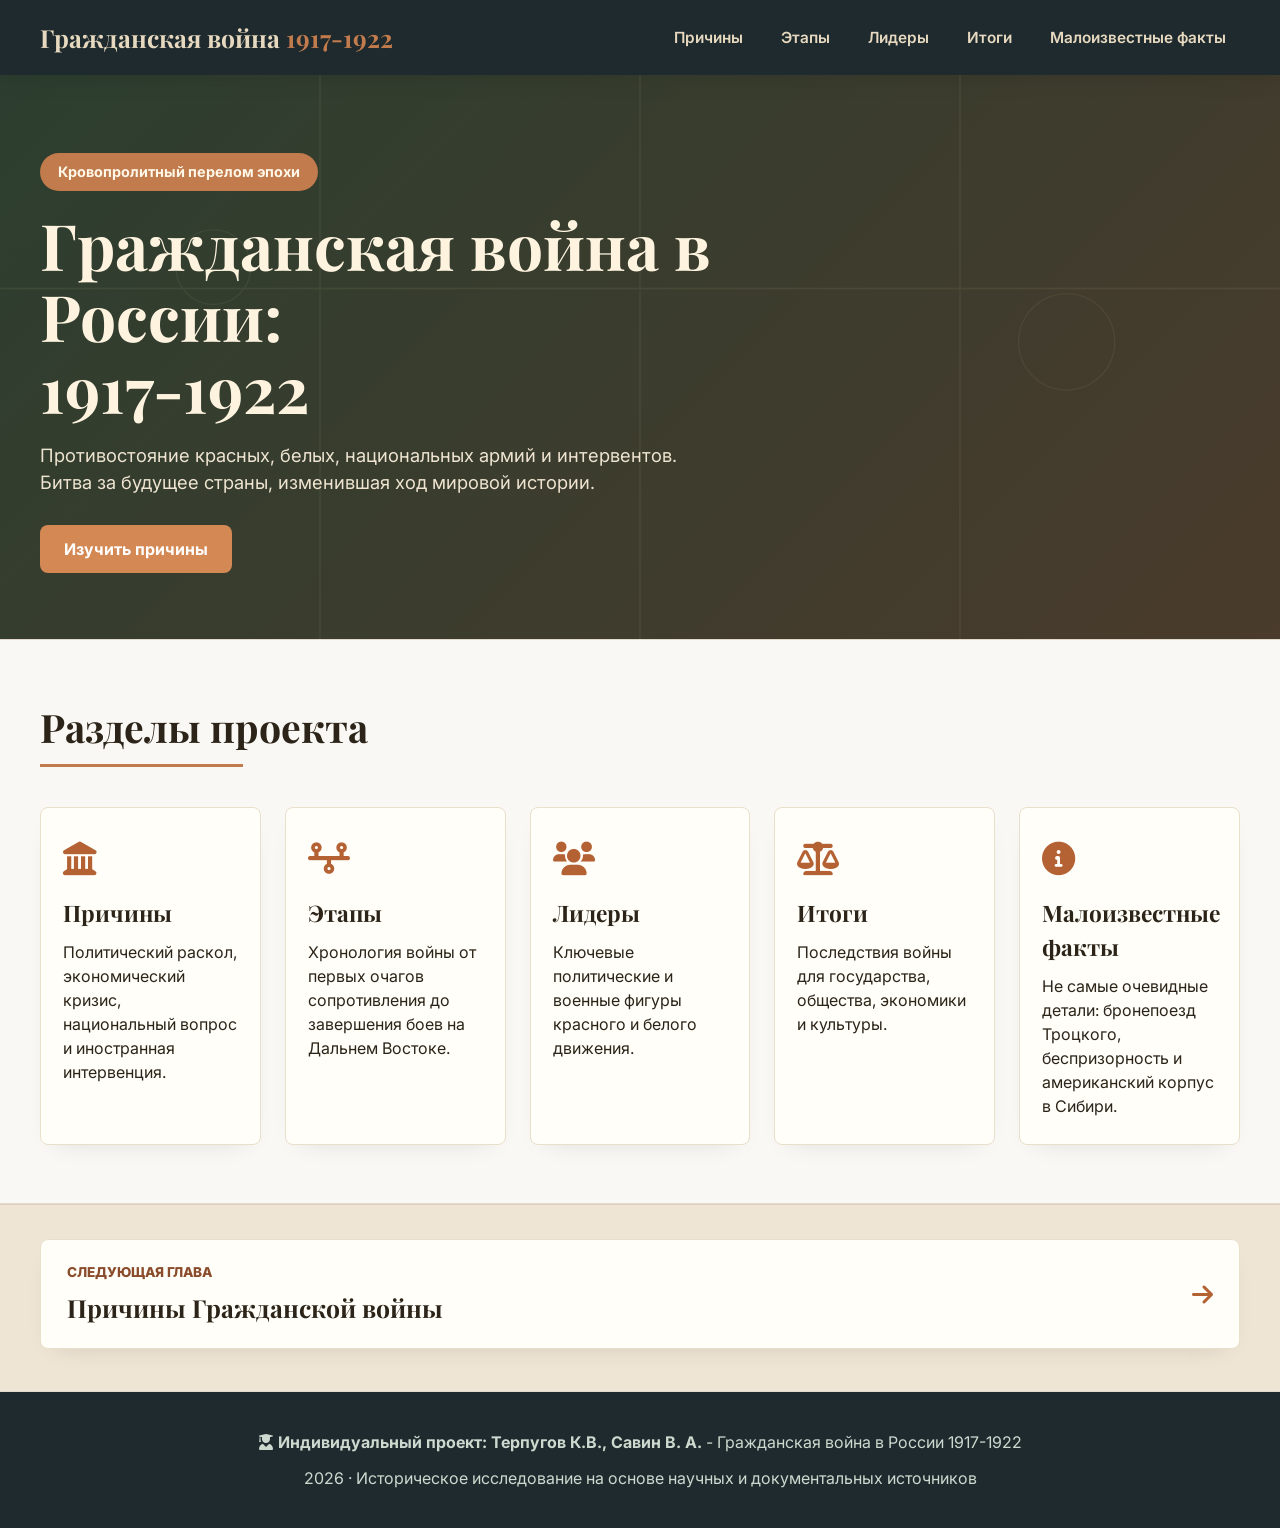
<file: index.html>
<!DOCTYPE html>
<html lang="ru">
<head>
    <meta charset="UTF-8">
    <meta name="viewport" content="width=device-width, initial-scale=1.0">
    <title>Гражданская война в России 1917-1922 | Индивидуальный проект</title>
    <meta name="description" content="Сайт о Гражданской войне в России: причины, этапы, лидеры, итоги и малоизвестные факты.">
    <link href="https://fonts.googleapis.com/css2?family=Inter:opsz,wght@14..32,300;14..32,400;14..32,500;14..32,600;14..32,700&family=Playfair+Display:wght@400;500;600;700&display=swap" rel="stylesheet">
    <link rel="stylesheet" href="https://cdnjs.cloudflare.com/ajax/libs/font-awesome/6.0.0-beta3/css/all.min.css">
    <link rel="stylesheet" href="styles.css">
</head>
<body>
    <header class="header">
        <div class="container header-inner">
            <a class="logo" href="index.html">Гражданская война <span>1917-1922</span></a>
            <nav class="nav" aria-label="Основная навигация">
                <a href="causes.html">Причины</a>
                <a href="stages.html">Этапы</a>
                <a href="leaders.html">Лидеры</a>
                <a href="results.html">Итоги</a>
                <a href="facts.html">Малоизвестные факты</a>
            </nav>
        </div>
    </header>

    <main>
        <section class="hero">
            <div class="container">
                <div class="hero-date">Кровопролитный перелом эпохи</div>
                <h1>Гражданская война в России:<br>1917-1922</h1>
                <p>Противостояние красных, белых, национальных армий и интервентов. Битва за будущее страны, изменившая ход мировой истории.</p>
                <a class="button-link" href="#project-sections">Изучить причины</a>
            </div>
        </section>

        <section id="project-sections">
            <div class="container">
                <h2 class="section-title">Разделы проекта</h2>
                <div class="grid-3 sections-grid">
                    <a class="info-card" href="causes.html">
                        <div class="card-icon"><i class="fas fa-landmark"></i></div>
                        <h3>Причины</h3>
                        <p>Политический раскол, экономический кризис, национальный вопрос и иностранная интервенция.</p>
                    </a>
                    <a class="info-card" href="stages.html">
                        <div class="card-icon"><i class="fas fa-timeline"></i></div>
                        <h3>Этапы</h3>
                        <p>Хронология войны от первых очагов сопротивления до завершения боев на Дальнем Востоке.</p>
                    </a>
                    <a class="info-card" href="leaders.html">
                        <div class="card-icon"><i class="fas fa-users"></i></div>
                        <h3>Лидеры</h3>
                        <p>Ключевые политические и военные фигуры красного и белого движения.</p>
                    </a>
                    <a class="info-card" href="results.html">
                        <div class="card-icon"><i class="fas fa-scale-balanced"></i></div>
                        <h3>Итоги</h3>
                        <p>Последствия войны для государства, общества, экономики и культуры.</p>
                    </a>
                    <a class="info-card" href="facts.html">
                        <div class="card-icon"><i class="fas fa-circle-info"></i></div>
                        <h3>Малоизвестные факты</h3>
                        <p>Не самые очевидные детали: бронепоезд Троцкого, беспризорность и американский корпус в Сибири.</p>
                    </a>
                </div>
            </div>
        </section>

        <section class="next-chapter">
            <div class="container">
                <a class="next-link" href="causes.html">
                    <span>
                        <span class="next-kicker">Следующая глава</span>
                        <span class="next-title">Причины Гражданской войны</span>
                    </span>
                    <i class="fas fa-arrow-right next-arrow"></i>
                </a>
            </div>
        </section>
    </main>

    <footer class="footer">
        <div class="container">
            <p><i class="fas fa-user-graduate"></i> <strong>Индивидуальный проект: Терпугов К.В., Савин В. А.</strong> - Гражданская война в России 1917-1922</p>
            <p>2026 · Историческое исследование на основе научных и документальных источников</p>
        </div>
    </footer>
</body>
</html>
</file>
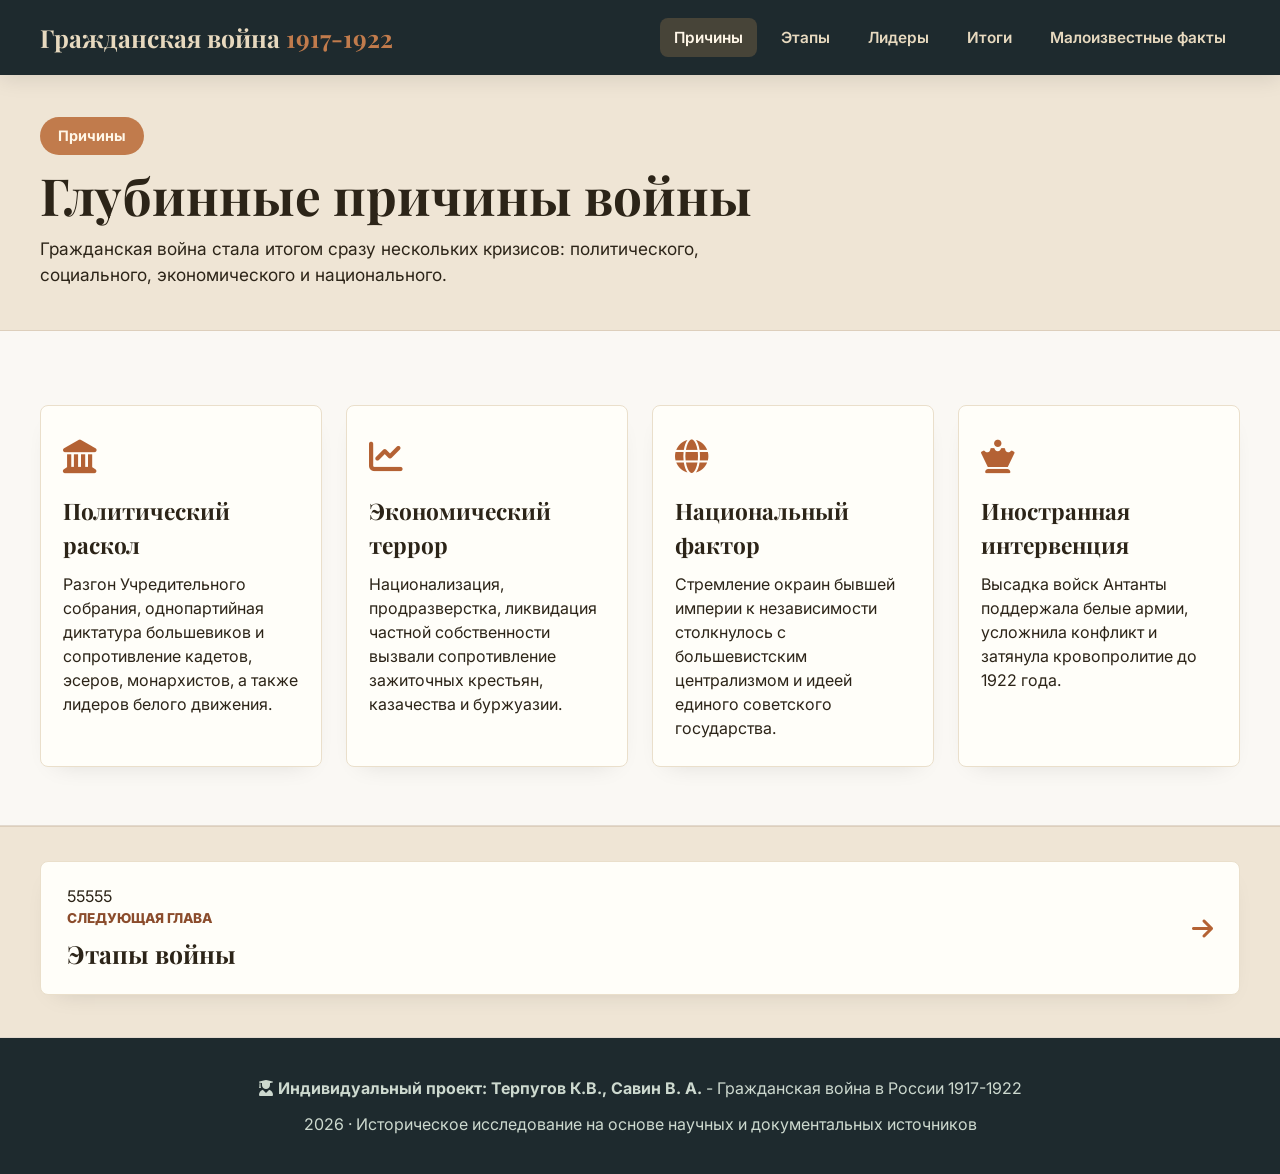
<file: causes.html>
<!DOCTYPE html>
<html lang="ru">
<head>
    <meta charset="UTF-8">
    <meta name="viewport" content="width=device-width, initial-scale=1.0">
    <title>Причины | Гражданская война в России 1917-1922</title>
    <link href="https://fonts.googleapis.com/css2?family=Inter:opsz,wght@14..32,300;14..32,400;14..32,500;14..32,600;14..32,700&family=Playfair+Display:wght@400;500;600;700&display=swap" rel="stylesheet">
    <link rel="stylesheet" href="https://cdnjs.cloudflare.com/ajax/libs/font-awesome/6.0.0-beta3/css/all.min.css">
    <link rel="stylesheet" href="styles.css">
</head>
<body>
    <header class="header">
        <div class="container header-inner">
            <a class="logo" href="index.html">Гражданская война <span>1917-1922</span></a>
            <nav class="nav" aria-label="Основная навигация">
                <a class="active" href="causes.html">Причины</a>
                <a href="stages.html">Этапы</a>
                <a href="leaders.html">Лидеры</a>
                <a href="results.html">Итоги</a>
                <a href="facts.html">Малоизвестные факты</a>
            </nav>
        </div>
    </header>

    <main>
        <div class="page-intro">
            <div class="container">
                <span class="eyebrow">Причины</span>
                <h1>Глубинные причины войны</h1>
                <p>Гражданская война стала итогом сразу нескольких кризисов: политического, социального, экономического и национального.</p>
            </div>
        </div>

        <section>
            <div class="container">
                <div class="grid-3">
                    <a class="cause-card" href="#modal-politics">
                        <div class="cause-icon"><i class="fas fa-landmark"></i></div>
                        <h3>Политический раскол</h3>
                        <p>Разгон Учредительного собрания, однопартийная диктатура большевиков и сопротивление кадетов, эсеров, монархистов, а также лидеров белого движения.</p>
                    </a>
                    <a class="cause-card" href="#modal-economy">
                        <div class="cause-icon"><i class="fas fa-chart-line"></i></div>
                        <h3>Экономический террор</h3>
                        <p>Национализация, продразверстка, ликвидация частной собственности вызвали сопротивление зажиточных крестьян, казачества и буржуазии.</p>
                    </a>
                    <a class="cause-card" href="#modal-national">
                        <div class="cause-icon"><i class="fas fa-globe"></i></div>
                        <h3>Национальный фактор</h3>
                        <p>Стремление окраин бывшей империи к независимости столкнулось с большевистским централизмом и идеей единого советского государства.</p>
                    </a>
                    <a class="cause-card" href="#modal-intervention">
                        <div class="cause-icon"><i class="fas fa-chess-queen"></i></div>
                        <h3>Иностранная интервенция</h3>
                        <p>Высадка войск Антанты поддержала белые армии, усложнила конфликт и затянула кровопролитие до 1922 года.</p>
                    </a>
                </div>
            </div>
        </section>

        <div class="modal" id="modal-politics">
            <a class="modal-backdrop" href="causes.html" aria-label="Закрыть окно"></a>
            <div class="modal-window">
                <a class="modal-close" href="causes.html" aria-label="Закрыть окно">&times;</a>
                <h2>Политический раскол</h2>
                <div class="modal-content">Главный политический раскол Гражданской войны в России (1917–1922) проходил по линии «красные» (большевики) против «белых» (сторонники дореволюционного порядка и Временного правительства), однако эта дихотомия была лишь верхушкой айсберга. Внутри самого Белого движения не было единства: монархисты требовали реставрации империи, умеренные социалисты (эсеры и меньшевики) выступали за Учредительное собрание, а казачьи атаманы отстаивали автономизацию своих территорий, что часто приводило к конфликтам в стане противников большевиков.<p>С другой стороны, в лагере красных тоже существовал раскол между «военными коммунистами» (сторонниками немедленной национализации и террора) и сторонниками более гибкого подхода, что позже вылилось в дискуссии о профсоюзах и борьбу с «рабочей оппозицией». Параллельно существовала третья сила — «зелёные» (крестьянские повстанцы, как Нестор Махно), которые воевали и против белых (за отъем помещичьей земли), и против красных (за свободу от продразвёрстки и диктатуры), не желая становиться пешками ни в одной из государственных моделей.</div>
            </div>
        </div>
        <div class="modal" id="modal-economy">
            <a class="modal-backdrop" href="causes.html" aria-label="Закрыть окно"></a>
            <div class="modal-window">
                <a class="modal-close" href="causes.html" aria-label="Закрыть окно">&times;</a>
                <h2>Экономический террор</h2>
                <div class="modal-content">Экономический террор стал неотъемлемой частью стратегии обеих противоборствующих сторон в Гражданской войне, превратив хозяйственную инфраструктуру в инструмент уничтожения противника. Красные активно применяли политику «военного коммунизма», которая включала тотальную национализацию, продразвёрстку (принудительное изъятие зерна у крестьян под угрозой расстрела) и запрет частной торговли, что фактически означало экономическое удушение целых социальных слоёв, особенно зажиточных крестьян и купцов. Белые, контролируя южные и восточные территории, проводили массовые реквизиции продовольствия, скота и фуража для нужд армии, часто подкрепляя их тактикой «выжженной земли»: при отступлении они сжигали склады, разрушали железные дороги и уничтожали посевы, оставляя гражданское население без средств к существованию. предприятия, а также вводили непомерные контрибуции на «классово чуждых» (предпринимателей, духовенство, бывших офицеров), нередко казня их за саботаж без всякого суда. Этот экономический террор привёл к чудовищному голоду 1921–1922 годов, унёсшему до 5 миллионов жизней в Поволжье и на юге России, разрушению промышленности и коллапсу денежной системы, последствия которого большевикам пришлось срочно исправлять с помощью Новой экономической политики (НЭПа).</div>
            </div>
        </div>
        <div class="modal" id="modal-national">
            <a class="modal-backdrop" href="causes.html" aria-label="Закрыть окно"></a>
            <div class="modal-window">
                <a class="modal-close" href="causes.html" aria-label="Закрыть окно">&times;</a>
                <h2>Национальный фактор</h2>
                <div class="modal-content">Национальный фактор сыграл ключевую роль в разжигании и эскалации Гражданской войны, поскольку распад Российской империи спровоцировал мощные сепаратистские движения на окраинах — от Финляндии и Прибалтики до Украины, Закавказья и Средней Азии. Белое движение, исповедовавшее лозунг «Единой и неделимой России», категорически отказывалось признавать право наций на самоопределение, что лишило его поддержки со стороны лидеров новообразованных республик и вынудило их вступать в тактические союзы с красными. Большевики, напротив, умело использовали «Декларацию прав народов России» (1917), обещая независимость Финляндии, Польше и Украине, хотя на практике эти обещания часто нарушались, а после победы красных многие территории были вновь советизированы силой. Параллельно существовали «третьи силы» — национальные армии (Петлюра на Украине, мусаватисты в Азербайджане, басмачи в Средней Азии), которые воевали как против белых (за национальную независимость), так и против красных (против советизации), создавая хаотичные и постоянно менявшиеся альянсы.</div>
            </div>
        </div>
        <div class="modal" id="modal-intervention">
            <a class="modal-backdrop" href="causes.html" aria-label="Закрыть окно"></a>
            <div class="modal-window">
                <a class="modal-close" href="causes.html" aria-label="Закрыть окно">&times;</a>
                <h2>Иностранная интервенция</h2>
                <div class="modal-content">Иностранная интервенция началась ещё в 1918 году под предлогом необходимости восстановить Восточный фронт против Германии, но фактически преследовала цели не допустить распространения мировой революции и вернуть национализированные большевиками заводы, шахты и железные дороги.<p>Основными интервентами были страны Антанты (Великобритания, Франция, США, Япония), высадившие десанты на Дальнем Востоке, в Сибири, на Севере (Архангельск, Мурманск) и в Крыму, предоставляя войскам Белого движения оружие, боеприпасы и снаряжение на сотни миллионов долларов.
Чехословацкий корпус, состоявший из военнопленных австро-венгерской армии, стал самым боеспособным звеном интервенции, захватив Транссибирскую магистраль и фактически развязав вооружённую борьбу на Волге и в Сибири в союзе с правительством Колчака. Однако интервенты быстро разочаровались в белых генералах из-за их неэффективности, коррупции и откровенно монархических лозунгов, к тому же солдаты требовали вернуть их домой после окончания Первой мировой войны, что привело к эвакуации основных сил к 1920 году.</div>
            </div>
        </div>

        <section class="next-chapter">
            <div class="container">
                <a class="next-link" href="stages.html">
                    <span>55555
                        <span class="next-kicker">Следующая глава</span>
                        <span class="next-title">Этапы войны</span>
                    </span>
                    <i class="fas fa-arrow-right next-arrow"></i>
                </a>
            </div>
        </section>
    </main>

    <footer class="footer">
        <div class="container">
            <p><i class="fas fa-user-graduate"></i> <strong>Индивидуальный проект: Терпугов К.В., Савин В. А.</strong> - Гражданская война в России 1917-1922</p>
            <p>2026 · Историческое исследование на основе научных и документальных источников</p>
        </div>
    </footer>
</body>
</html>
</file>
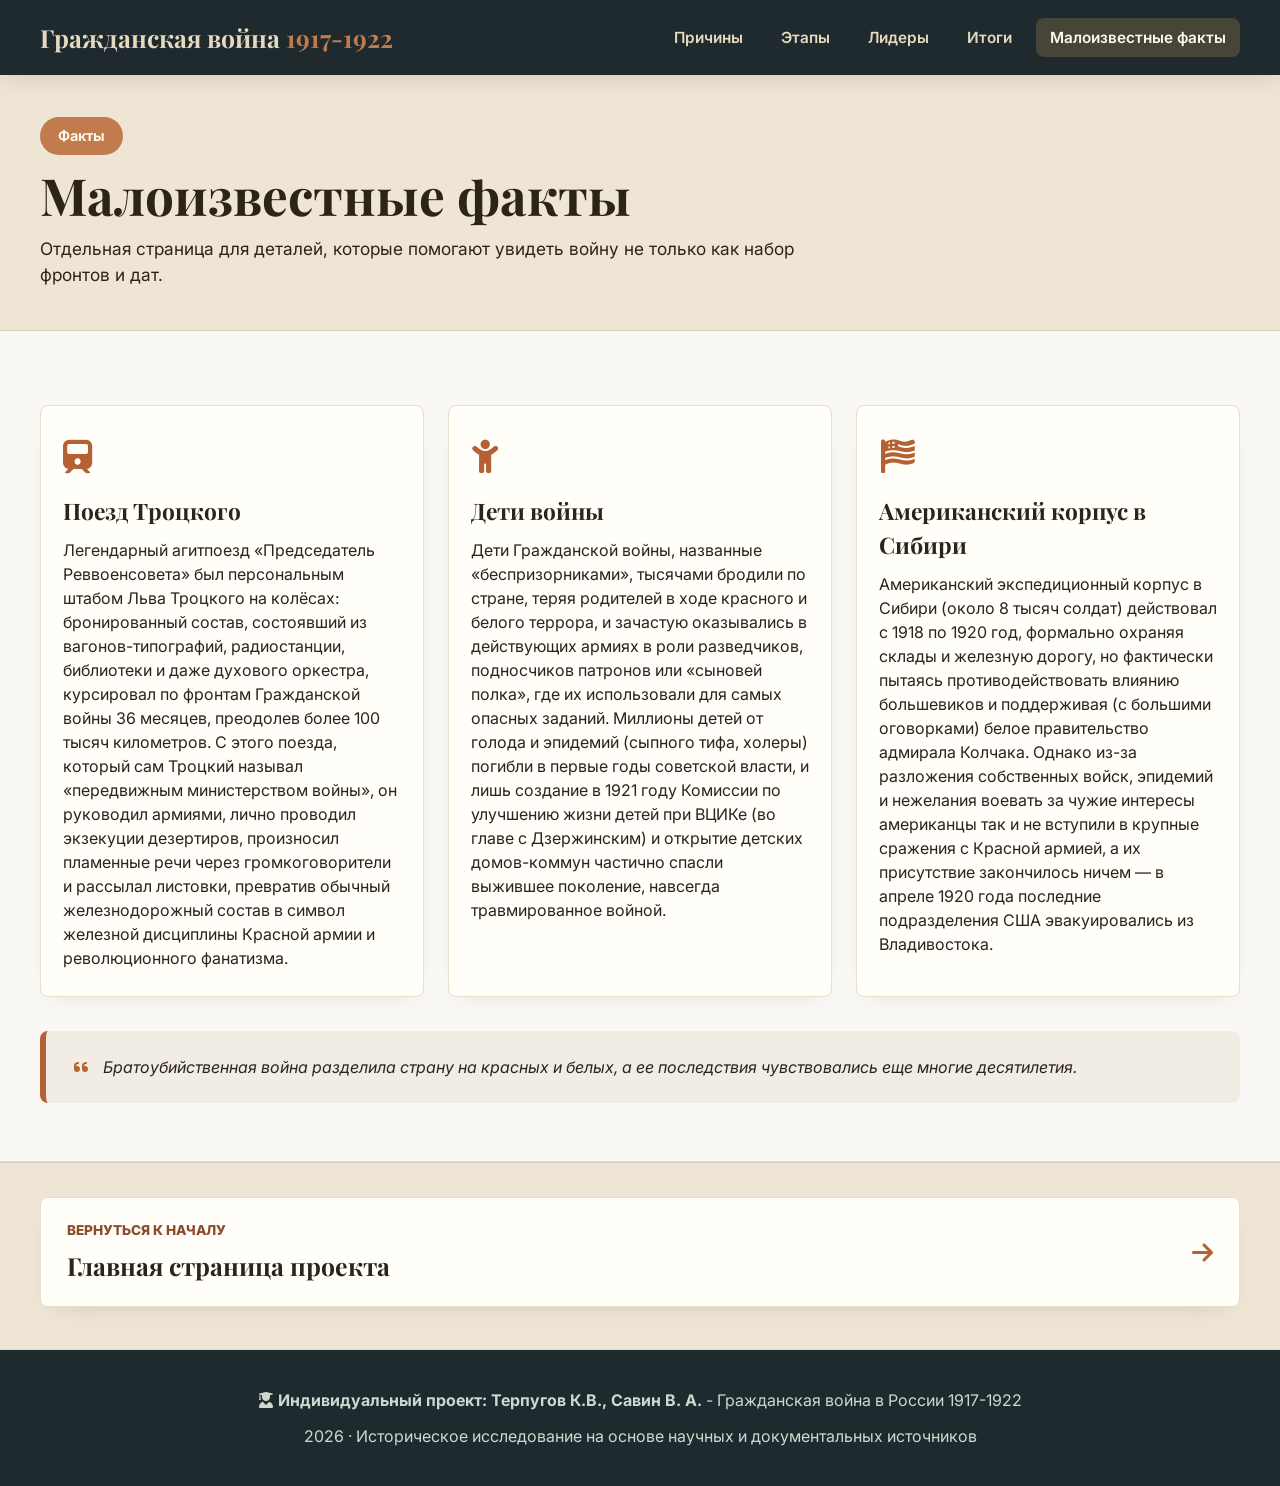
<file: facts.html>
<!DOCTYPE html>
<html lang="ru">
<head>
    <meta charset="UTF-8">
    <meta name="viewport" content="width=device-width, initial-scale=1.0">
    <title>Малоизвестные факты | Гражданская война в России 1917-1922</title>
    <link href="https://fonts.googleapis.com/css2?family=Inter:opsz,wght@14..32,300;14..32,400;14..32,500;14..32,600;14..32,700&family=Playfair+Display:wght@400;500;600;700&display=swap" rel="stylesheet">
    <link rel="stylesheet" href="https://cdnjs.cloudflare.com/ajax/libs/font-awesome/6.0.0-beta3/css/all.min.css">
    <link rel="stylesheet" href="styles.css">
</head>
<body>
    <header class="header">
        <div class="container header-inner">
            <a class="logo" href="index.html">Гражданская война <span>1917-1922</span></a>
            <nav class="nav" aria-label="Основная навигация">
                <a href="causes.html">Причины</a>
                <a href="stages.html">Этапы</a>
                <a href="leaders.html">Лидеры</a>
                <a href="results.html">Итоги</a>
                <a class="active" href="facts.html">Малоизвестные факты</a>
            </nav>
        </div>
    </header>

    <main>
        <div class="page-intro">
            <div class="container">
                <span class="eyebrow">Факты</span>
                <h1>Малоизвестные факты</h1>
                <p>Отдельная страница для деталей, которые помогают увидеть войну не только как набор фронтов и дат.</p>
            </div>
        </div>

        <section>
            <div class="container">
                <div class="grid-3">
                    <article class="cause-card">
                        <div class="cause-icon"><i class="fas fa-train"></i></div>
                        <h3>Поезд Троцкого</h3>
                        <p>Легендарный агитпоезд «Председатель Реввоенсовета» был персональным штабом Льва Троцкого на колёсах: бронированный состав, состоявший из вагонов-типографий, радиостанции, библиотеки и даже духового оркестра, курсировал по фронтам Гражданской войны 36 месяцев, преодолев более 100 тысяч километров. С этого поезда, который сам Троцкий называл «передвижным министерством войны», он руководил армиями, лично проводил экзекуции дезертиров, произносил пламенные речи через громкоговорители и рассылал листовки, превратив обычный железнодорожный состав в символ железной дисциплины Красной армии и революционного фанатизма.</p>
                    </article>
                    <article class="cause-card">
                        <div class="cause-icon"><i class="fas fa-child"></i></div>
                        <h3>Дети войны</h3>
                        <p>Дети Гражданской войны, названные «беспризорниками», тысячами бродили по стране, теряя родителей в ходе красного и белого террора, и зачастую оказывались в действующих армиях в роли разведчиков, подносчиков патронов или «сыновей полка», где их использовали для самых опасных заданий. Миллионы детей от голода и эпидемий (сыпного тифа, холеры) погибли в первые годы советской власти, и лишь создание в 1921 году Комиссии по улучшению жизни детей при ВЦИКе (во главе с Дзержинским) и открытие детских домов-коммун частично спасли выжившее поколение, навсегда травмированное войной.</p>
                    </article>
                    <article class="cause-card">
                        <div class="cause-icon"><i class="fas fa-flag-usa"></i></div>
                        <h3>Американский корпус в Сибири</h3>
                        <p>Американский экспедиционный корпус в Сибири (около 8 тысяч солдат) действовал с 1918 по 1920 год, формально охраняя склады и железную дорогу, но фактически пытаясь противодействовать влиянию большевиков и поддерживая (с большими оговорками) белое правительство адмирала Колчака. Однако из-за разложения собственных войск, эпидемий и нежелания воевать за чужие интересы американцы так и не вступили в крупные сражения с Красной армией, а их присутствие закончилось ничем — в апреле 1920 года последние подразделения США эвакуировались из Владивостока.</p>
                    </article>
                </div>
                <div class="quote">
                    <i class="fas fa-quote-left" style="margin-right: 10px; color:#b46234;"></i>
                    Братоубийственная война разделила страну на красных и белых, а ее последствия чувствовались еще многие десятилетия.
                </div>
            </div>
        </section>

        <section class="next-chapter">
            <div class="container">
                <a class="next-link" href="index.html">
                    <span>
                        <span class="next-kicker">Вернуться к началу</span>
                        <span class="next-title">Главная страница проекта</span>
                    </span>
                    <i class="fas fa-arrow-right next-arrow"></i>
                </a>
            </div>
        </section>
    </main>

    <footer class="footer">
        <div class="container">
            <p><i class="fas fa-user-graduate"></i> <strong>Индивидуальный проект: Терпугов К.В., Савин В. А.</strong> - Гражданская война в России 1917-1922</p>
            <p>2026 · Историческое исследование на основе научных и документальных источников</p>
        </div>
    </footer>
</body>
</html>
</file>
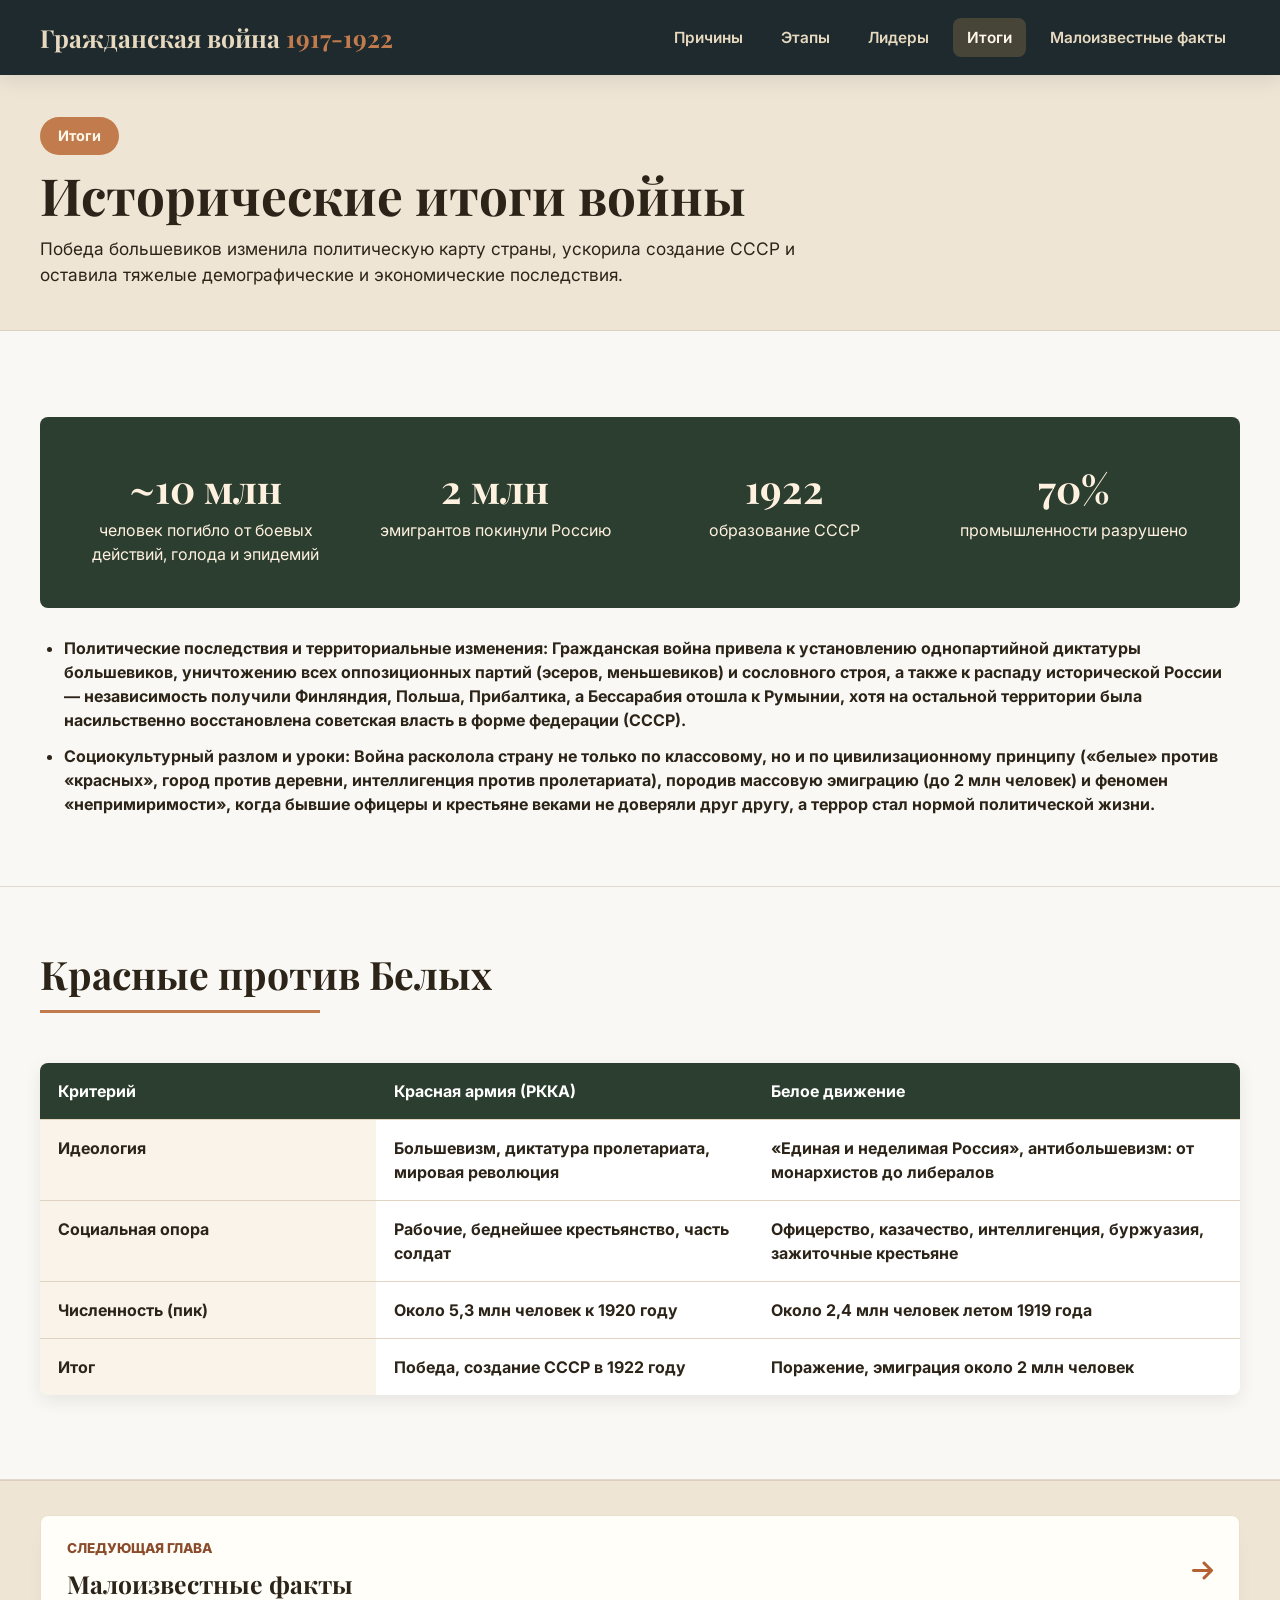
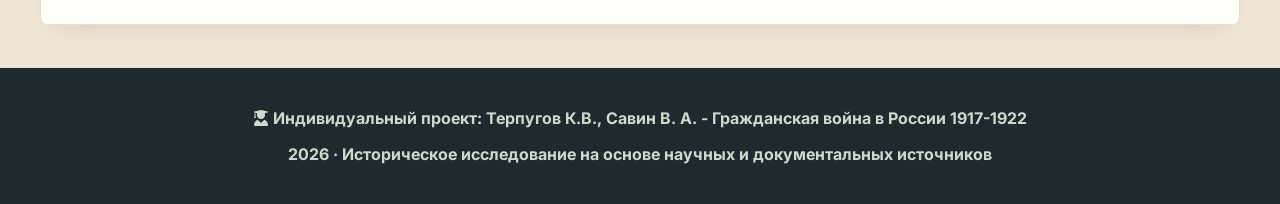
<file: results.html>
<!DOCTYPE html>
<html lang="ru">
<head>
    <meta charset="UTF-8">
    <meta name="viewport" content="width=device-width, initial-scale=1.0">
    <title>Итоги | Гражданская война в России 1917-1922</title>
    <link href="https://fonts.googleapis.com/css2?family=Inter:opsz,wght@14..32,300;14..32,400;14..32,500;14..32,600;14..32,700&family=Playfair+Display:wght@400;500;600;700&display=swap" rel="stylesheet">
    <link rel="stylesheet" href="https://cdnjs.cloudflare.com/ajax/libs/font-awesome/6.0.0-beta3/css/all.min.css">
    <link rel="stylesheet" href="styles.css">
</head>
<body>
    <header class="header">
        <div class="container header-inner">
            <a class="logo" href="index.html">Гражданская война <span>1917-1922</span></a>
            <nav class="nav" aria-label="Основная навигация">
                <a href="causes.html">Причины</a>
                <a href="stages.html">Этапы</a>
                <a href="leaders.html">Лидеры</a>
                <a class="active" href="results.html">Итоги</a>
                <a href="facts.html">Малоизвестные факты</a>
            </nav>
        </div>
    </header>

    <main>
        <div class="page-intro">
            <div class="container">
                <span class="eyebrow">Итоги</span>
                <h1>Исторические итоги войны</h1>
                <p>Победа большевиков изменила политическую карту страны, ускорила создание СССР и оставила тяжелые демографические и экономические последствия.</p>
            </div>
        </div>

        <section>
            <div class="container">
                <div class="stats">
                    <div class="stats-grid">
                        <div class="stat-item"><h3>~10 млн</h3><p>человек погибло от боевых действий, голода и эпидемий</p></div>
                        <div class="stat-item"><h3>2 млн</h3><p>эмигрантов покинули Россию</p></div>
                        <div class="stat-item"><h3>1922</h3><p>образование СССР</p></div>
                        <div class="stat-item"><h3>70%</h3><p>промышленности разрушено</p></div>
                    </div>
                </div>
                <ul class="result-list">
                    <li><strong>Политические последствия и территориальные изменения: Гражданская война привела к установлению однопартийной диктатуры большевиков, уничтожению всех оппозиционных партий (эсеров, меньшевиков) и сословного строя, а также к распаду исторической России — независимость получили Финляндия, Польша, Прибалтика, а Бессарабия отошла к Румынии, хотя на остальной территории была насильственно восстановлена советская власть в форме федерации (СССР).</li>
                    <li><strong>Социокультурный разлом и уроки: Война расколола страну не только по классовому, но и по цивилизационному принципу («белые» против «красных», город против деревни, интеллигенция против пролетариата), породив массовую эмиграцию (до 2 млн человек) и феномен «непримиримости», когда бывшие офицеры и крестьяне веками не доверяли друг другу, а террор стал нормой политической жизни.</li>
                </ul>
            </div>
        </section>

        <section>
            <div class="container">
                <h2 class="section-title">Красные против Белых</h2>
                <table class="comparison-table">
                    <thead>
                        <tr><th>Критерий</th><th>Красная армия (РККА)</th><th>Белое движение</th></tr>
                    </thead>
                    <tbody>
                        <tr><td>Идеология</td><td>Большевизм, диктатура пролетариата, мировая революция</td><td>«Единая и неделимая Россия», антибольшевизм: от монархистов до либералов</td></tr>
                        <tr><td>Социальная опора</td><td>Рабочие, беднейшее крестьянство, часть солдат</td><td>Офицерство, казачество, интеллигенция, буржуазия, зажиточные крестьяне</td></tr>
                        <tr><td>Численность (пик)</td><td>Около 5,3 млн человек к 1920 году</td><td>Около 2,4 млн человек летом 1919 года</td></tr>
                        <tr><td>Итог</td><td>Победа, создание СССР в 1922 году</td><td>Поражение, эмиграция около 2 млн человек</td></tr>
                    </tbody>
                </table>
            </div>
        </section>

        <section class="next-chapter">
            <div class="container">
                <a class="next-link" href="facts.html">
                    <span>
                        <span class="next-kicker">Следующая глава</span>
                        <span class="next-title">Малоизвестные факты</span>
                    </span>
                    <i class="fas fa-arrow-right next-arrow"></i>
                </a>
            </div>
        </section>
    </main>

    <footer class="footer">
        <div class="container">
            <p><i class="fas fa-user-graduate"></i> <strong>Индивидуальный проект: Терпугов К.В., Савин В. А.</strong> - Гражданская война в России 1917-1922</p>
            <p>2026 · Историческое исследование на основе научных и документальных источников</p>
        </div>
    </footer>
</body>
</html>
</file>
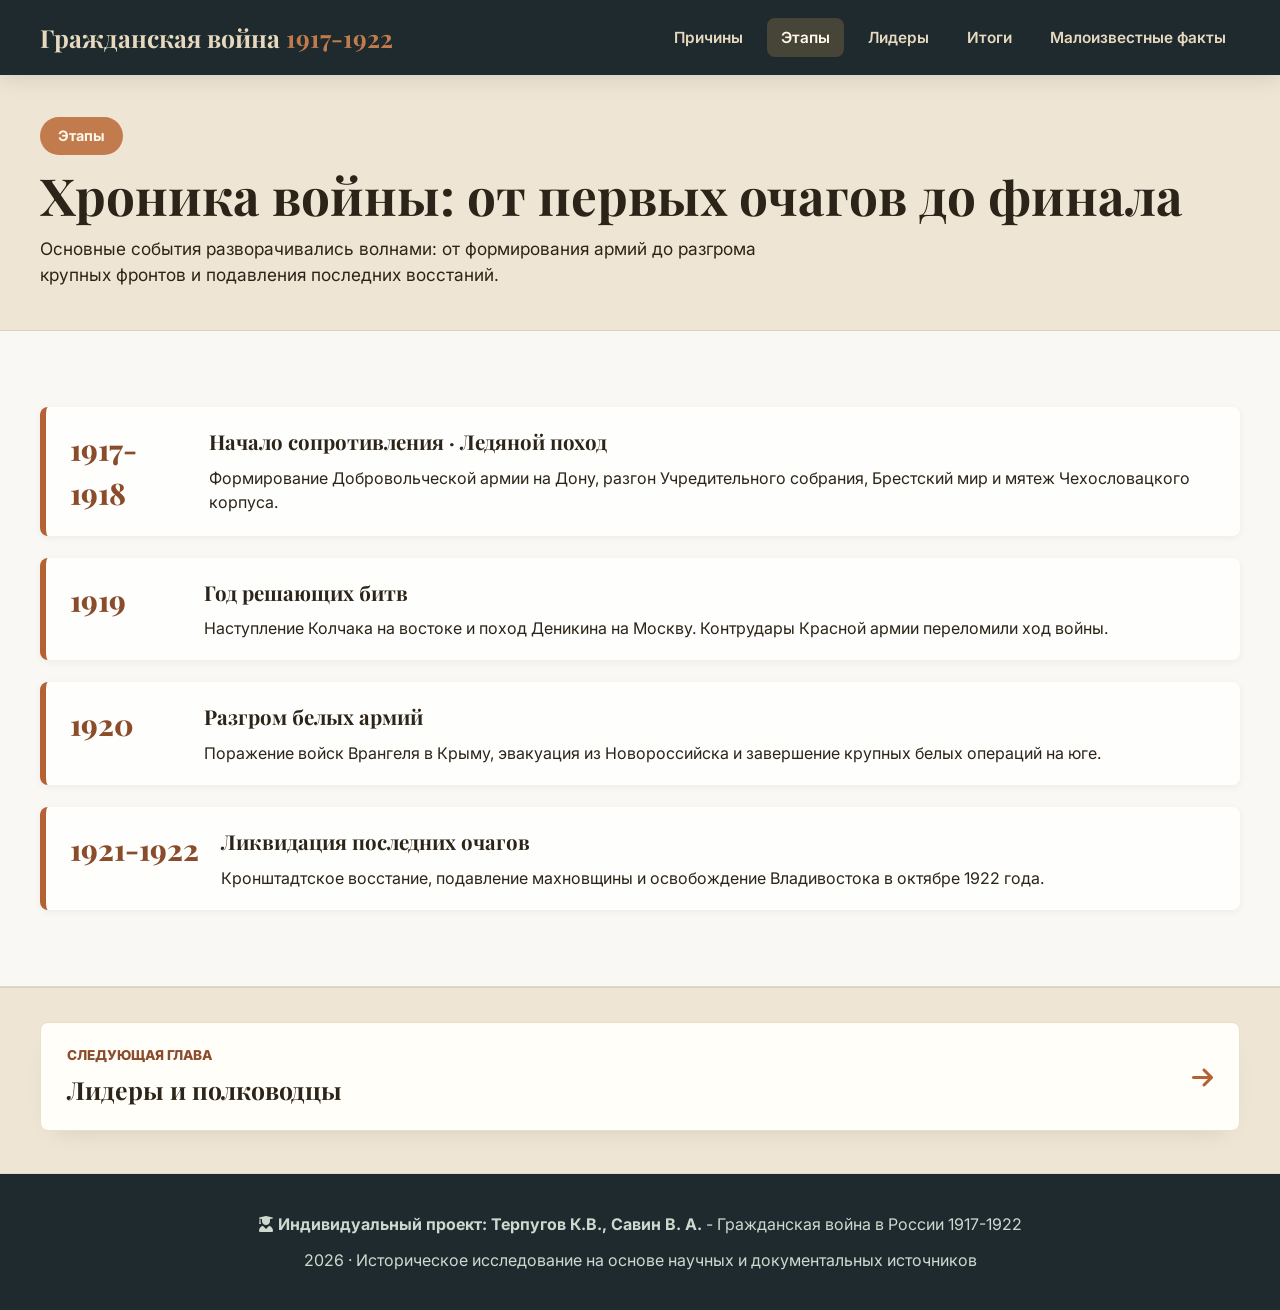
<file: stages.html>
<!DOCTYPE html>
<html lang="ru">
<head>
    <meta charset="UTF-8">
    <meta name="viewport" content="width=device-width, initial-scale=1.0">
    <title>Этапы | Гражданская война в России 1917-1922</title>
    <link href="https://fonts.googleapis.com/css2?family=Inter:opsz,wght@14..32,300;14..32,400;14..32,500;14..32,600;14..32,700&family=Playfair+Display:wght@400;500;600;700&display=swap" rel="stylesheet">
    <link rel="stylesheet" href="https://cdnjs.cloudflare.com/ajax/libs/font-awesome/6.0.0-beta3/css/all.min.css">
    <link rel="stylesheet" href="styles.css">
</head>
<body>
    <header class="header">
        <div class="container header-inner">
            <a class="logo" href="index.html">Гражданская война <span>1917-1922</span></a>
            <nav class="nav" aria-label="Основная навигация">
                <a href="causes.html">Причины</a>
                <a class="active" href="stages.html">Этапы</a>
                <a href="leaders.html">Лидеры</a>
                <a href="results.html">Итоги</a>
                <a href="facts.html">Малоизвестные факты</a>
            </nav>
        </div>
    </header>

    <main>
        <div class="page-intro">
            <div class="container">
                <span class="eyebrow">Этапы</span>
                <h1>Хроника войны: от первых очагов до финала</h1>
                <p>Основные события разворачивались волнами: от формирования армий до разгрома крупных фронтов и подавления последних восстаний.</p>
            </div>
        </div>

        <section>
            <div class="container">
                <div class="timeline">
                    <article class="timeline-item">
                        <div class="timeline-year">1917-1918</div>
                        <div class="timeline-content">
                            <h3>Начало сопротивления · Ледяной поход</h3>
                            <p>Формирование Добровольческой армии на Дону, разгон Учредительного собрания, Брестский мир и мятеж Чехословацкого корпуса.</p>
                        </div>
                    </article>
                    <article class="timeline-item">
                        <div class="timeline-year">1919</div>
                        <div class="timeline-content">
                            <h3>Год решающих битв</h3>
                            <p>Наступление Колчака на востоке и поход Деникина на Москву. Контрудары Красной армии переломили ход войны.</p>
                        </div>
                    </article>
                    <article class="timeline-item">
                        <div class="timeline-year">1920</div>
                        <div class="timeline-content">
                            <h3>Разгром белых армий</h3>
                            <p>Поражение войск Врангеля в Крыму, эвакуация из Новороссийска и завершение крупных белых операций на юге.</p>
                        </div>
                    </article>
                    <article class="timeline-item">
                        <div class="timeline-year">1921-1922</div>
                        <div class="timeline-content">
                            <h3>Ликвидация последних очагов</h3>
                            <p>Кронштадтское восстание, подавление махновщины и освобождение Владивостока в октябре 1922 года.</p>
                        </div>
                    </article>
                </div>
            </div>
        </section>

        <section class="next-chapter">
            <div class="container">
                <a class="next-link" href="leaders.html">
                    <span>
                        <span class="next-kicker">Следующая глава</span>
                        <span class="next-title">Лидеры и полководцы</span>
                    </span>
                    <i class="fas fa-arrow-right next-arrow"></i>
                </a>
            </div>
        </section>
    </main>

    <footer class="footer">
        <div class="container">
            <p><i class="fas fa-user-graduate"></i> <strong>Индивидуальный проект: Терпугов К.В., Савин В. А.</strong> - Гражданская война в России 1917-1922</p>
            <p>2026 · Историческое исследование на основе научных и документальных источников</p>
        </div>
    </footer>
</body>
</html>
</file>
<file: styles.css>
* {
    margin: 0;
    padding: 0;
    box-sizing: border-box;
}

body {
    font-family: 'Inter', sans-serif;
    background: #faf8f4;
    color: #2c2418;
    line-height: 1.5;
    overflow-x: hidden;
}

h1,
h2,
h3,
.logo {
    font-family: 'Playfair Display', serif;
}

.container {
    max-width: 1500px;
    margin: 0 auto;
    padding: 0 40px;
}

.header {
    background: #1e2a2e;
    color: #e7d9bf;
    padding: 18px 0;
    position: sticky;
    top: 0;
    z-index: 100;
    box-shadow: 0 4px 20px rgba(0, 0, 0, 0.1);
}

.header-inner {
    display: flex;
    justify-content: space-between;
    align-items: center;
    gap: 28px;
}

.logo {
    color: #e7d9bf;
    font-size: 1.55rem;
    font-weight: 700;
    letter-spacing: 0;
    text-decoration: none;
}

.logo span {
    color: #c17b4c;
}

.nav {
    display: flex;
    flex-wrap: wrap;
    gap: 10px;
    justify-content: flex-end;
}

.nav a {
    color: #e7d9bf;
    text-decoration: none;
    padding: 8px 14px;
    border-radius: 8px;
    font-weight: 600;
    transition: color 0.2s, background 0.2s;
    font-size: 0.96rem;
}

.nav a:hover,
.nav a.active {
    color: #fff7e8;
    background: rgba(217, 158, 92, 0.22);
}

.hero {
    background: linear-gradient(135deg, #2c3e2f 0%, #4a3b2c 100%);
    color: #fef3df;
    padding: 78px 0 66px;
    position: relative;
    overflow: hidden;
}

.hero::before {
    content: "";
    position: absolute;
    inset: 0;
    background-image: url('data:image/svg+xml;utf8,<svg xmlns="http://www.w3.org/2000/svg" viewBox="0 0 1200 400" opacity="0.08"><path fill="none" stroke="%23e7cf9e" stroke-width="1.2" d="M0,200 L1200,200 M300,0 L300,400 M600,0 L600,400 M900,0 L900,400"/><circle cx="200" cy="180" r="35" stroke="%23e7cf9e" fill="none"/><circle cx="1000" cy="250" r="45" stroke="%23e7cf9e" fill="none"/></svg>');
    pointer-events: none;
}

.hero .container {
    position: relative;
}

.hero h1 {
    max-width: 820px;
    margin: 18px 0 18px;
    font-size: clamp(2.4rem, 6vw, 4rem);
    font-weight: 700;
    line-height: 1.12;
}

.hero p {
    max-width: 660px;
    margin-bottom: 28px;
    font-size: 1.15rem;
    opacity: 0.92;
}

.hero-date,
.eyebrow {
    display: inline-block;
    background: #c17b4c;
    color: #fff7e8;
    padding: 8px 18px;
    border-radius: 999px;
    font-weight: 700;
    font-size: 0.9rem;
}

.button-link {
    display: inline-block;
    background: #d48954;
    padding: 12px 24px;
    border-radius: 8px;
    color: white;
    text-decoration: none;
    font-weight: 700;
}

.button-link:hover {
    background: #bf7445;
}

main section {
    padding: 58px 0;
    border-bottom: 1px solid #e2d9ce;
}

.page-intro {
    background: #efe5d5;
    padding: 42px 0;
    border-bottom: 1px solid #ddcfbc;
}

.page-intro h1 {
    margin: 12px 0;
    font-size: clamp(2rem, 5vw, 3.2rem);
    line-height: 1.12;
}

.page-intro p {
    max-width: 760px;
    font-size: 1.08rem;
}

.section-title {
    position: relative;
    display: inline-block;
    margin-bottom: 34px;
    font-size: clamp(1.8rem, 4vw, 2.45rem);
}

.section-title::after {
    content: '';
    position: absolute;
    bottom: -10px;
    left: 0;
    width: 62%;
    height: 3px;
    background: #c17b4c;
}

.grid-3 {
    display: grid;
    grid-template-columns: repeat(auto-fit, minmax(220px, 1fr));
    gap: 24px;
    margin-top: 16px;
}

.sections-grid {
    grid-template-columns: repeat(5, minmax(0, 1fr));
}

.cause-card,
.leader,
.info-card {
    background: #fffef9;
    border: 1px solid #eadfcb;
    border-radius: 8px;
    box-shadow: 0 10px 25px -16px rgba(0, 0, 0, 0.16);
    transition: transform 0.2s, box-shadow 0.2s, border-color 0.2s;
}

.cause-card,
.info-card {
    padding: 26px 22px;
}

.cause-card {
    display: block;
    color: inherit;
    text-decoration: none;
}

.info-card {
    display: block;
    min-height: 100%;
    color: inherit;
    text-decoration: none;
}

.info-card:hover,
.cause-card:hover,
.leader:hover {
    transform: translateY(-6px);
    border-color: #d4ad82;
    box-shadow: 0 22px 34px -18px rgba(58, 39, 22, 0.28);
}

button.cause-card {
    width: 100%;
    cursor: pointer;
    border: 1px solid #eadfcb;
    color: inherit;
    font: inherit;
    text-align: left;
}

.cause-card h3,
.info-card h3 {
    margin: 12px 0 10px;
    font-size: 1.42rem;
}

.cause-icon,
.card-icon {
    color: #b46234;
    font-size: 2.1rem;
}

.timeline {
    display: flex;
    flex-direction: column;
    gap: 22px;
    margin: 18px 0;
}

.timeline-item {
    display: flex;
    gap: 22px;
    background: #ffffffd8;
    border-left: 6px solid #b46234;
    border-radius: 8px;
    padding: 20px 24px;
    box-shadow: 0 2px 8px rgba(0, 0, 0, 0.05);
}

.timeline-year {
    min-width: 112px;
    color: #8b4c2c;
    font-family: 'Playfair Display', serif;
    font-size: 1.85rem;
    font-weight: 800;
}

.timeline-content h3 {
    margin-bottom: 8px;
    font-size: 1.28rem;
}

.leaders {
    display: grid;
    grid-template-columns: repeat(5, minmax(0, 1fr));
    gap: 24px;
}

.leader {
    display: block;
    padding: 26px 18px 24px;
    color: inherit;
    text-decoration: none;
    text-align: center;
}

.leader-photo {
    width: 134px;
    height: 134px;
    margin: 0 auto 18px;
    border: 4px solid #b46234;
    border-radius: 50%;
    outline: 5px solid #f3e4ce;
    object-fit: cover;
    object-position: center top;
    background: #eadfcb;
}

.leader h3 {
    margin-bottom: 8px;
    font-size: 1.45rem;
}

.leader p {
    color: #4a3b2c;
    font-size: 0.93rem;
}

.comparison-table {
    width: 100%;
    margin: 26px 0;
    border-collapse: collapse;
    background: white;
    border-radius: 8px;
    overflow: hidden;
    box-shadow: 0 6px 18px rgba(0, 0, 0, 0.08);
}

.comparison-table th,
.comparison-table td {
    padding: 16px 18px;
    text-align: left;
    border-bottom: 1px solid #e0d3c2;
    vertical-align: top;
}

.comparison-table th {
    background: #2c3e2f;
    color: white;
    font-weight: 700;
}

.comparison-table tr:last-child td {
    border-bottom: none;
}

.comparison-table td:first-child {
    width: 28%;
    background: #f9f3ea;
    font-weight: 700;
}

.stats {
    background: #2c3e2f;
    color: #fef1df;
    border-radius: 8px;
    padding: 42px 34px;
    margin: 28px 0;
}

.stats-grid {
    display: grid;
    grid-template-columns: repeat(auto-fit, minmax(190px, 1fr));
    gap: 26px;
    text-align: center;
}

.stat-item h3 {
    font-family: 'Playfair Display', serif;
    font-size: 2.45rem;
}

.result-list {
    margin: 20px 0 0 24px;
}

.result-list li {
    margin-bottom: 12px;
}

.quote {
    margin: 34px 0 0;
    padding: 24px 28px;
    background: #f1ede5;
    border-left: 6px solid #b46234;
    border-radius: 8px;
    font-style: italic;
}

.next-chapter {
    padding: 34px 0 42px;
    background: #efe5d5;
    border-top: 1px solid #ddcfbc;
}

.next-link {
    display: flex;
    justify-content: space-between;
    align-items: center;
    gap: 20px;
    color: #2c2418;
    text-decoration: none;
    background: #fffef9;
    border: 1px solid #eadfcb;
    border-radius: 8px;
    padding: 22px 26px;
    box-shadow: 0 10px 25px -16px rgba(0, 0, 0, 0.18);
    transition: transform 0.2s, box-shadow 0.2s, border-color 0.2s;
}

.next-link:hover {
    transform: translateY(-4px);
    border-color: #d4ad82;
    box-shadow: 0 22px 34px -18px rgba(58, 39, 22, 0.28);
}

.next-kicker {
    display: block;
    margin-bottom: 6px;
    color: #8b4c2c;
    font-size: 0.85rem;
    font-weight: 800;
    text-transform: uppercase;
}

.next-title {
    display: block;
    font-family: 'Playfair Display', serif;
    font-size: 1.55rem;
    font-weight: 700;
}

.next-arrow {
    color: #b46234;
    font-size: 1.5rem;
}

.modal {
    position: fixed;
    inset: 0;
    z-index: 200;
    display: none;
    align-items: center;
    justify-content: center;
    padding: 24px;
    background: rgba(30, 42, 46, 0.72);
}

.modal:target {
    display: flex;
}

.modal-window {
    position: relative;
    z-index: 1;
    width: min(620px, 100%);
    background: #fffef9;
    border: 1px solid #eadfcb;
    border-radius: 8px;
    padding: 30px;
    box-shadow: 0 30px 70px rgba(0, 0, 0, 0.34);
}

.modal-backdrop {
    position: absolute;
    inset: 0;
}

.modal-window h2 {
    margin-bottom: 14px;
    font-size: 1.8rem;
}

.modal-content {
    min-height: 120px;
}

.modal-close {
    position: absolute;
    top: 12px;
    right: 14px;
    color: #7a5134;
    font-size: 1.55rem;
    line-height: 1;
    text-decoration: none;
}

.footer {
    background: #1e2a2e;
    color: #cdd9cf;
    padding: 38px 0;
    text-align: center;
}

.footer p + p {
    margin-top: 12px;
}

@media (max-width: 760px) {
    .container {
        padding: 0 20px;
    }

    .header-inner {
        flex-direction: column;
        text-align: center;
    }

    .nav {
        justify-content: center;
    }

    .nav a {
        font-size: 0.9rem;
        padding: 8px 10px;
    }

    .hero {
        padding: 58px 0 54px;
    }

    .timeline-item {
        flex-direction: column;
        gap: 6px;
    }

    .timeline-year {
        min-width: 0;
        font-size: 1.45rem;
    }

    .comparison-table {
        display: block;
        overflow-x: auto;
    }

    .sections-grid,
    .leaders {
        grid-template-columns: 1fr;
    }

    .next-link {
        align-items: flex-start;
        flex-direction: column;
    }
}

@media (min-width: 761px) and (max-width: 1180px) {
    .sections-grid,
    .leaders {
        grid-template-columns: repeat(3, minmax(0, 1fr));
    }
}
</file>
